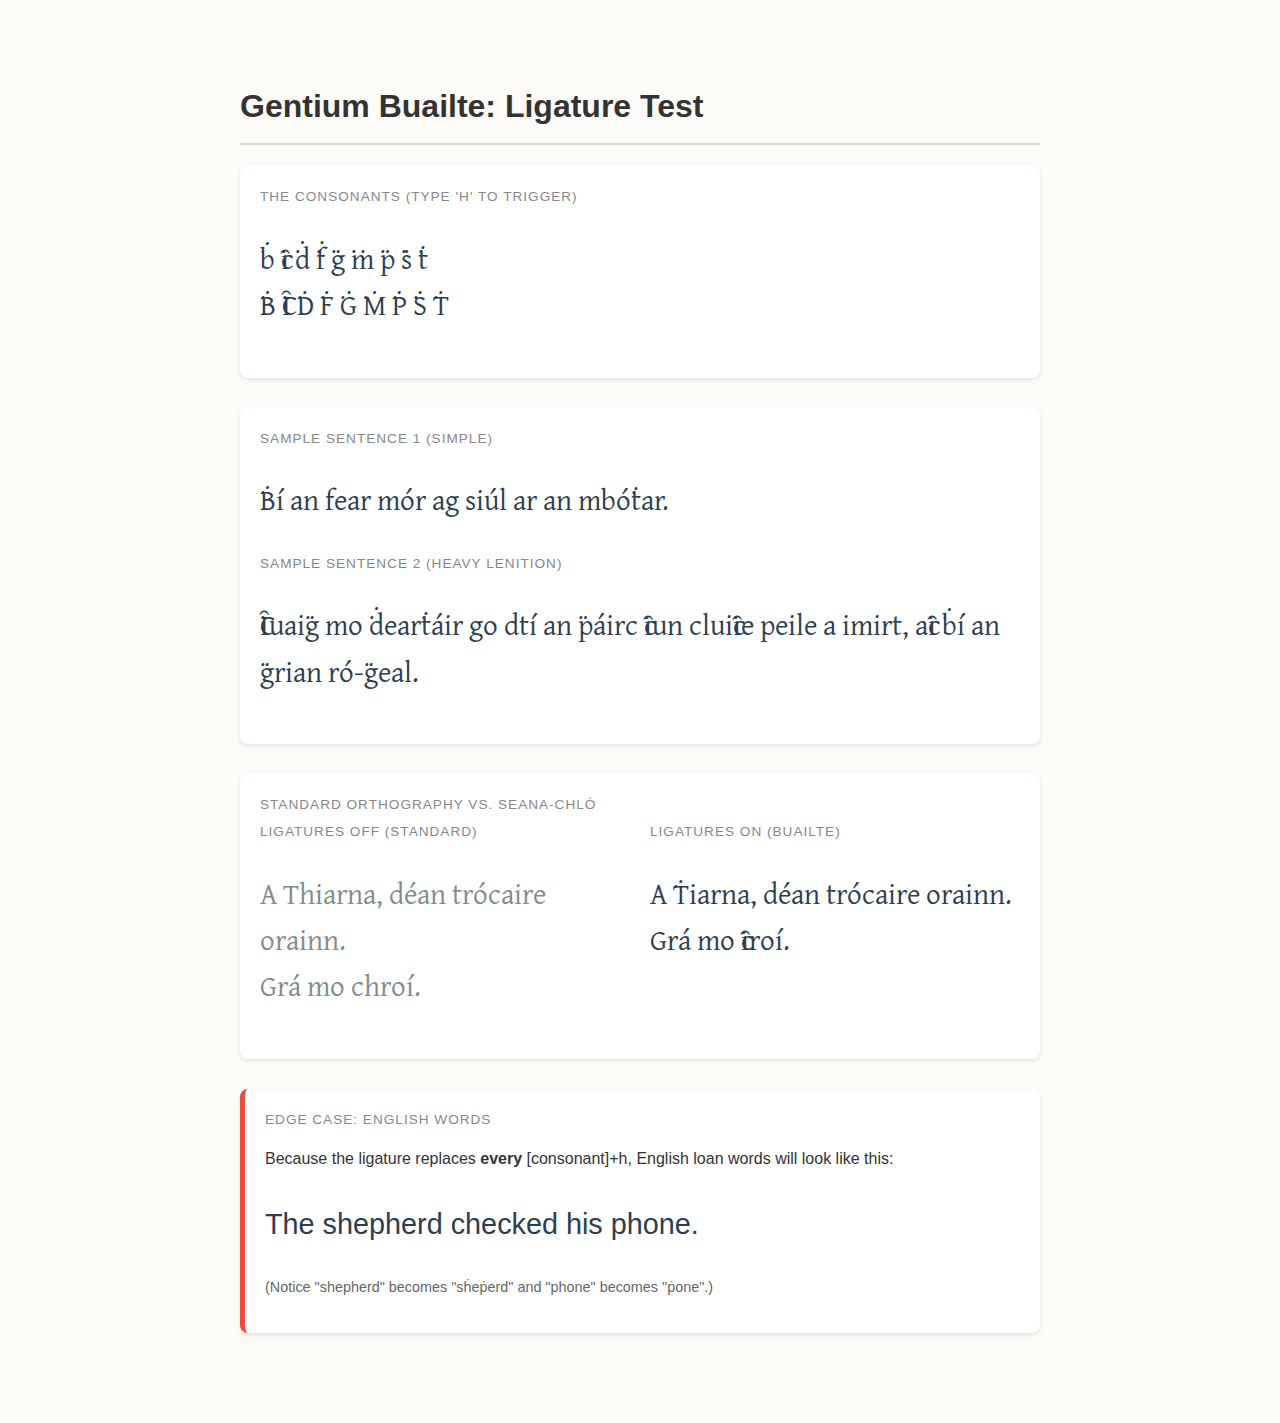
<file: index.html>
<!DOCTYPE html>
<html>
<head>
    <meta charset="UTF-8">
    <meta name="viewport" content="width=device-width, initial-scale=1.0">
    <title>Cló Gaelach Test: Gentium Buailte</title>
    
    <link rel="stylesheet" href="buailte.css">
    <style>

        body {
            font-family: 'Helvetica Neue', Helvetica, Arial, sans-serif;
            background-color: #fdfbf7; /* Slight warm paper tone */
            color: #333;
            max-width: 800px;
            margin: 40px auto;
            padding: 20px;
            line-height: 1.6;
        }

        h1 {
            border-bottom: 2px solid #ddd;
            padding-bottom: 10px;
        }

        .card {
            background: white;
            padding: 20px;
            border-radius: 8px;
            box-shadow: 0 2px 4px rgba(0,0,0,0.1);
            margin-bottom: 30px;
        }

        .label {
            font-size: 0.85rem;
            text-transform: uppercase;
            letter-spacing: 1px;
            color: #888;
            margin-bottom: 5px;
            display: block;
        }

        /* 2. CONFIGURE THE IRISH TEXT */
        .irish-text {
            font-size: 1.8rem;
            /* Optional: Make it look nice */
            color: #2c3e50;
        }

        /* Toggle specifically for the visual comparison */
        .ligatures-off {
            font-feature-settings: "liga" 0;
            font-variant-ligatures: no-common-ligatures;
            color: #7f8c8d;
        }
        
        .grid {
            display: grid;
            grid-template-columns: 1fr 1fr;
            gap: 20px;
        }
    </style>
</head>
<body>

    <h1>Gentium Buailte: Ligature Test</h1>

    <div class="card">
        <span class="label">The Consonants (Type 'h' to trigger)</span>
        <p class="irish-text" lang="ga">
            bh ch dh fh gh mh ph sh th <br>
            Bh Ch Dh Fh Gh Mh Ph Sh Th
        </p>
    </div>

    <div class="card">
        <span class="label">Sample Sentence 1 (Simple)</span>
        <p class="irish-text" lang="ga">
            Bhí an fear mór ag siúl ar an mbóthar.
        </p>
        
        <span class="label">Sample Sentence 2 (Heavy Lenition)</span>
        <p class="irish-text" lang="ga">
            Chuaigh mo dheartháir go dtí an pháirc chun cluiche peile a imirt, ach bhí an ghrian ró-gheal.
        </p>
    </div>

    <div class="card">
        <span class="label">Standard Orthography vs. Seana-Chló</span>
        <div class="grid">
            <div>
                <span class="label">Ligatures OFF (Standard)</span>
                <p class="irish-text ligatures-off" lang="ga">
                    A Thiarna, déan trócaire orainn.<br>
                    Grá mo chroí.
                </p>
            </div>
            <div>
                <span class="label">Ligatures ON (Buailte)</span>
                <p class="irish-text" lang="ga">
                    A Thiarna, déan trócaire orainn.<br>
                    Grá mo chroí.
                </p>
            </div>
        </div>
    </div>

    <div class="card" style="border-left: 5px solid #e74c3c;">
        <span class="label">Edge Case: English Words</span>
        <p>Because the ligature replaces <strong>every</strong> [consonant]+h, English loan words will look like this:</p>
        <p class="irish-text">
            The shepherd checked his phone.
        </p>
        <p style="font-size: 0.9rem; color: #666;">
            (Notice "shepherd" becomes "sḣeṗerd" and "phone" becomes "ṗone".)
        </p>
    </div>

    <a

</body>
<html>
</file>
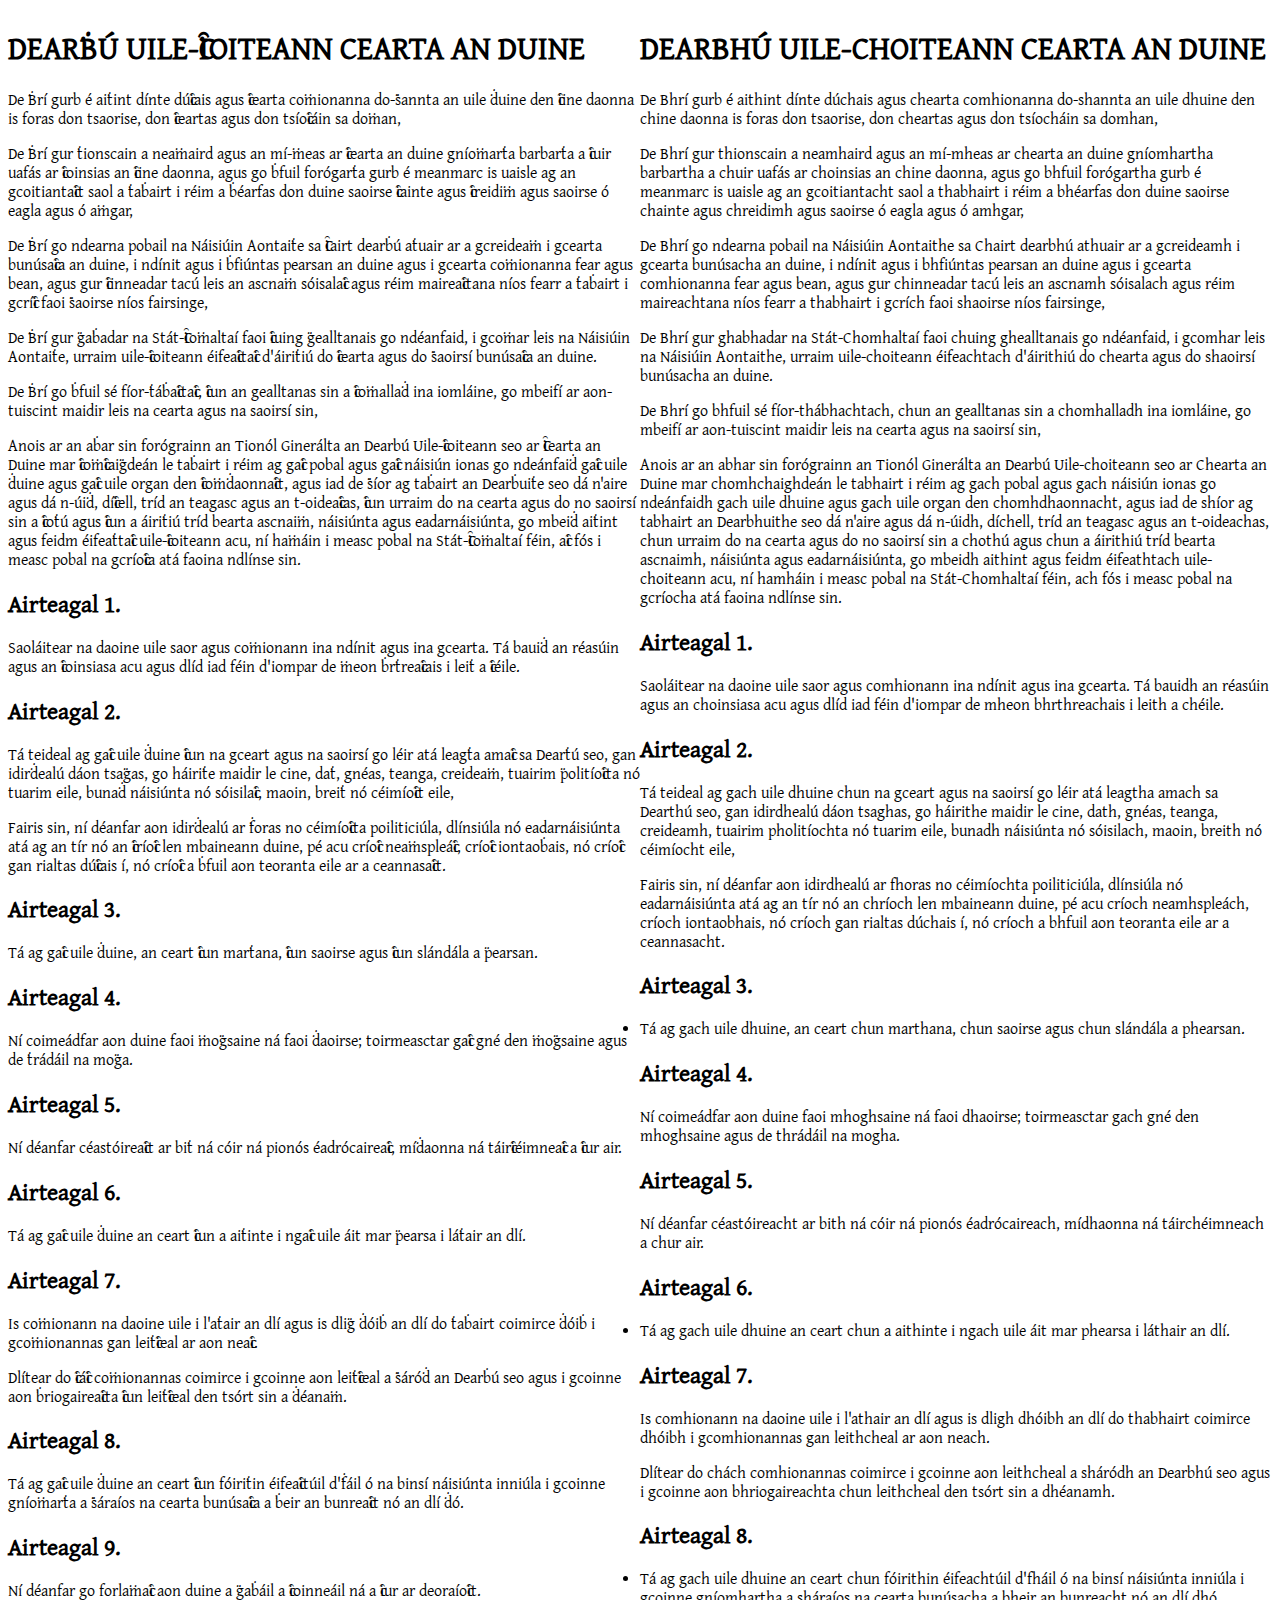
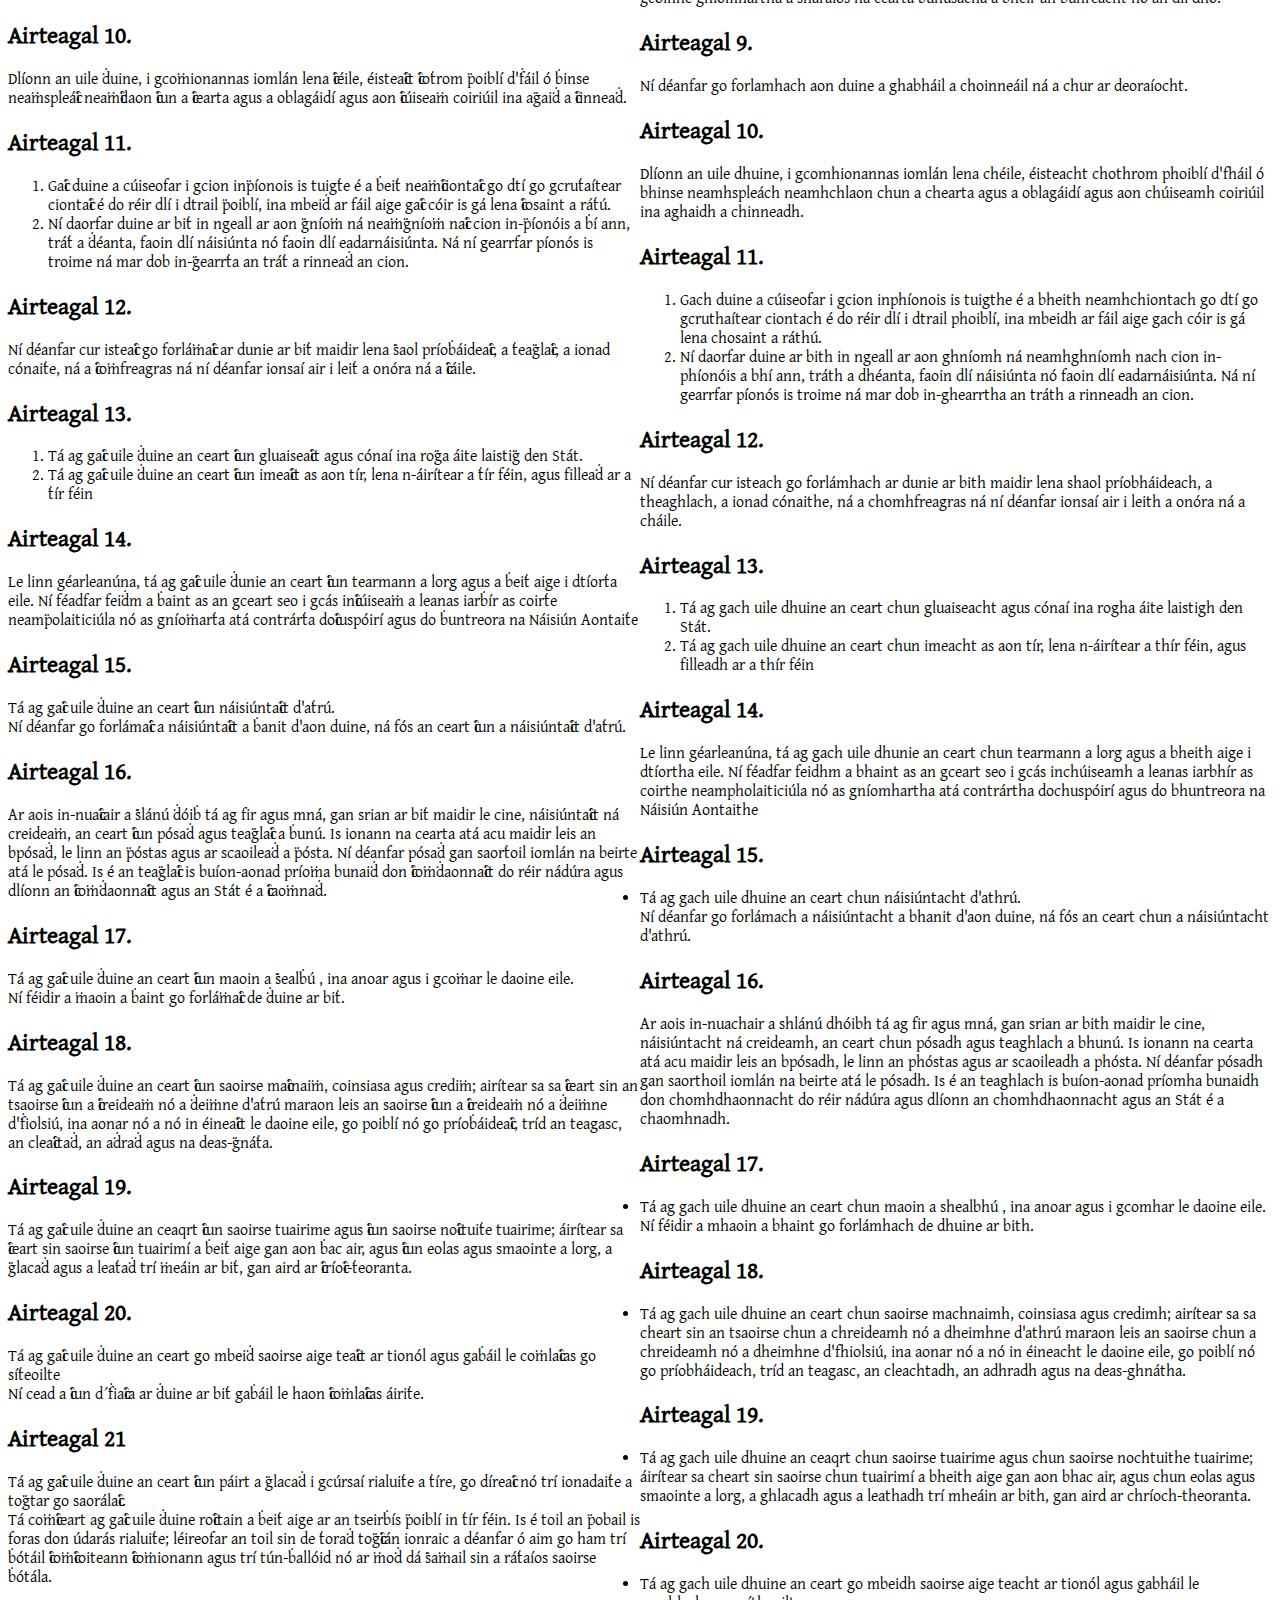
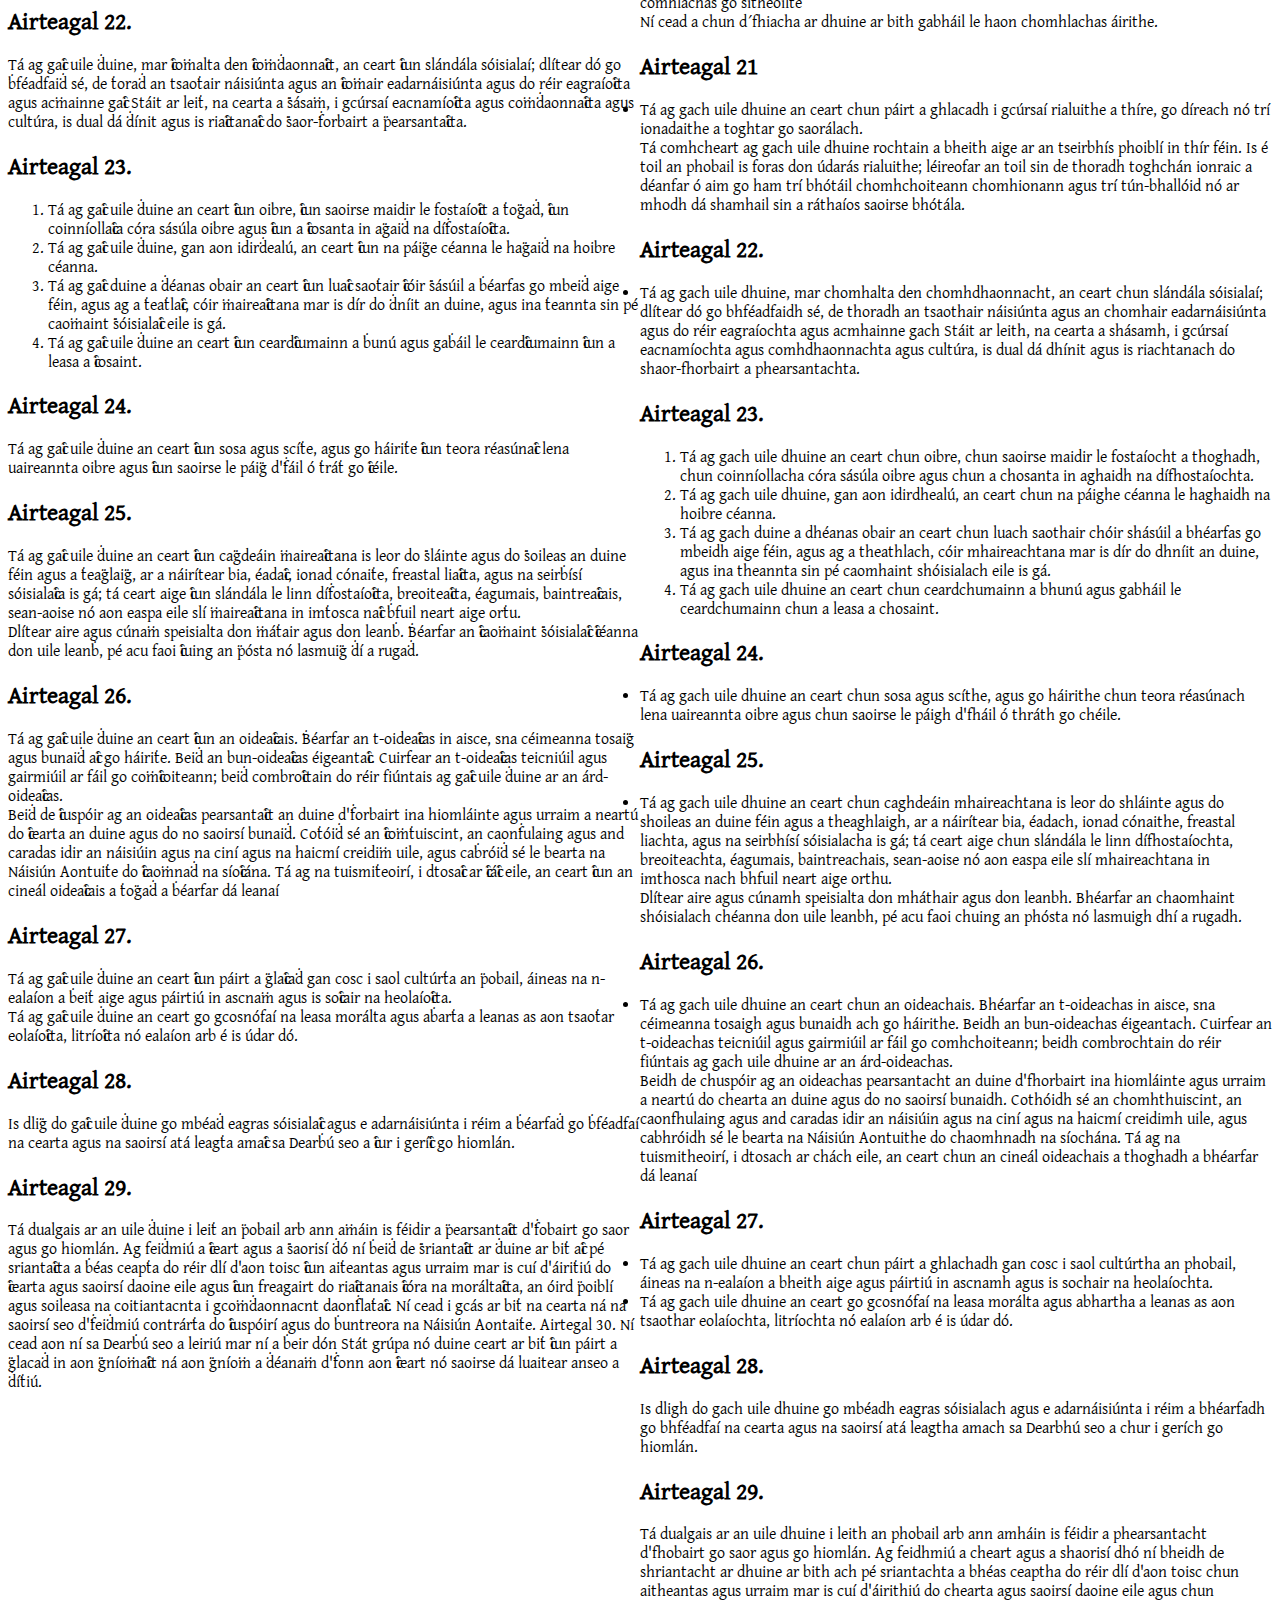
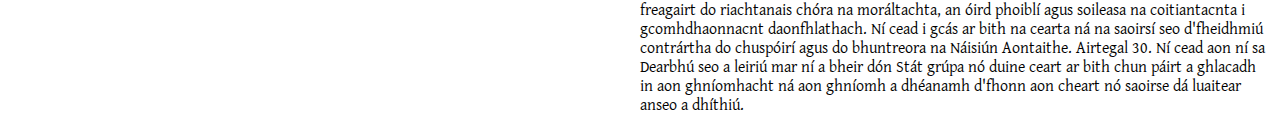
<file: un.html>
<!DOCTYPE html>
<html>
<head>
    <meta charset="UTF-8">
    <meta name="viewport" content="width=device-width, initial-scale=1.0">
    <title>DEARBHÚ UILE-CHOITEANN CEARTA AN DUINE</title>
    
    <link rel="stylesheet" href="buailte.css">
    <style>
       body {display: flex;} 
       section{flex: 1;}

@font-face {
  font-family: "Gentium";
  src: url("Gentium-Regular.ttf") format("truetype");
  font-weight: normal;
  font-style: normal;
}

       .haitches {
  font-family: "Gentium", serif;
} 

    </style>
</head>
<body>
<section lang="ga">
<h1>DEARBHÚ UILE-CHOITEANN CEARTA AN DUINE</h1>

<p>De Bhrí gurb é aithint dínte dúchais agus chearta comhionanna do-shannta an uile dhuine den chine daonna is foras don tsaorise, don cheartas agus don tsíocháin sa domhan,</p>

<p>De Bhrí gur thionscain a neamhaird agus an mí-mheas ar chearta an duine gníomhartha barbartha a chuir uafás ar choinsias an chine daonna, agus go bhfuil forógartha gurb é meanmarc is uaisle ag an gcoitiantacht saol a thabhairt i réim a bhéarfas don duine saoirse chainte agus chreidimh agus saoirse ó eagla agus ó amhgar,</p>

<p>De Bhrí go ndearna pobail na Náisiúin Aontaithe sa Chairt dearbhú athuair ar a gcreideamh i gcearta bunúsacha an duine, i ndínit agus i bhfiúntas pearsan an duine agus i gcearta comhionanna fear agus bean, agus gur chinneadar tacú leis an ascnamh sóisalach agus réim maireachtana níos fearr a thabhairt i gcrích faoi shaoirse níos fairsinge,</p>

<p>De Bhrí gur ghabhadar na Stát-Chomhaltaí faoi chuing ghealltanais go ndéanfaid, i gcomhar leis na Náisiúin Aontaithe, urraim uile-choiteann éifeachtach d'áirithiú do chearta agus do shaoirsí bunúsacha an duine.</p>

<p>De Bhrí go bhfuil sé fíor-thábhachtach, chun an gealltanas sin a chomhalladh ina iomláine, go mbeifí ar aon-tuiscint maidir leis na cearta agus na saoirsí sin,</p>

<p>Anois ar an abhar sin forógrainn an Tionól Ginerálta an Dearbú Uile-choiteann seo ar Chearta an Duine mar chomhchaighdeán le tabhairt i réim ag gach pobal agus gach náisiún ionas go ndeánfaidh gach uile dhuine agus gach uile organ den chomhdhaonnacht, agus iad de shíor ag tabhairt an Dearbhuithe seo dá n'aire agus dá n-úidh, díchell, tríd an teagasc agus an t-oideachas, chun urraim do na cearta agus do no saoirsí sin a chothú agus chun a áirithiú tríd bearta ascnaimh, náisiúnta agus eadarnáisiúnta, go mbeidh aithint agus feidm éifeathtach uile-choiteann acu, ní hamháin i measc pobal na Stát-Chomhaltaí féin, ach fós i measc pobal na gcríocha atá faoina ndlínse sin.</p>

<h2>Airteagal 1.</h2>
Saoláitear na daoine uile saor agus comhionann ina ndínit agus ina gcearta. Tá bauidh an réasúin agus an choinsiasa acu agus dlíd iad féin d'iompar de mheon bhrthreachais i leith a chéile.</p>

<h2>Airteagal 2.</h2>
Tá teideal ag gach uile dhuine chun na gceart agus na saoirsí go léir atá leagtha amach sa Dearthú seo, gan idirdhealú dáon tsaghas, go háirithe maidir le cine, dath, gnéas, teanga, creideamh, tuairim pholitíochta nó tuarim eile, bunadh náisiúnta nó sóisilach, maoin, breith nó céimíocht eile,</p>

<p>Fairis sin, ní déanfar aon idirdhealú ar fhoras no céimíochta poiliticiúla, dlínsiúla nó eadarnáisiúnta atá ag an tír nó an chríoch len mbaineann duine, pé acu críoch neamhspleách, críoch iontaobhais, nó críoch gan rialtas dúchais í, nó críoch a bhfuil aon teoranta eile ar a ceannasacht.</p>

<h2>Airteagal 3.</h2>
<li>Tá ag gach uile dhuine, an ceart chun marthana, chun saoirse agus chun slándála a phearsan.</p></li>

<h2>Airteagal 4.</h2>
Ní coimeádfar aon duine faoi mhoghsaine ná faoi dhaoirse; toirmeasctar gach gné den mhoghsaine agus de thrádáil na mogha.</p>

<h2>Airteagal 5.</h2>
Ní déanfar céastóireacht ar bith ná cóir ná pionós éadrócaireach, mídhaonna ná táirchéimneach a chur air.</p>

<h2>Airteagal 6.</h2>
<li>Tá ag gach uile dhuine an ceart chun a aithinte i ngach uile áit mar phearsa i láthair an dlí.</p></li>

<h2>Airteagal 7.</h2>
Is comhionann na daoine uile i l'athair an dlí agus is dligh dhóibh an dlí do thabhairt coimirce dhóibh i gcomhionannas gan leithcheal ar aon neach.</p>

<p>Dlítear do chách comhionannas coimirce i gcoinne aon leithcheal a sháródh an Dearbhú seo agus i gcoinne aon bhriogaireachta chun leithcheal den tsórt sin a dhéanamh.</p>

<h2>Airteagal 8.</h2>
<li>Tá ag gach uile dhuine an ceart chun fóirithin éifeachtúil d'fháil ó na binsí náisiúnta inniúla i gcoinne gníomhartha a sháraíos na cearta bunúsacha a bheir an bunreacht nó an dlí dhó.</p></li>

<h2>Airteagal 9.</h2>
Ní déanfar go forlamhach aon duine a ghabháil a choinneáil ná a chur ar deoraíocht.</p>

<h2>Airteagal 10.</h2>
Dlíonn an uile dhuine, i gcomhionannas iomlán lena chéile, éisteacht chothrom phoiblí d'fháil ó bhinse neamhspleách neamhchlaon chun a chearta agus a oblagáidí agus aon chúiseamh coiriúil ina aghaidh a chinneadh.</p>

<h2>Airteagal 11.</h2>
<ol>
<li>Gach duine a cúiseofar i gcion inphíonois is tuigthe é a bheith neamhchiontach go dtí go gcruthaítear ciontach é do réir dlí i dtrail phoiblí, ina mbeidh ar fáil aige gach cóir is gá lena chosaint a ráthú.</li>
<li>Ní daorfar duine ar bith in ngeall ar aon ghníomh ná neamhghníomh nach cion in-phíonóis a bhí ann, tráth a dhéanta, faoin dlí náisiúnta nó faoin dlí eadarnáisiúnta. Ná ní gearrfar píonós is troime ná mar dob in-ghearrtha an tráth a rinneadh an cion.</li>
</ol>
<h2>Airteagal 12.</h2>
Ní déanfar cur isteach go forlámhach ar dunie ar bith maidir lena shaol príobháideach, a theaghlach, a ionad cónaithe, ná a chomhfreagras ná ní déanfar ionsaí air i leith a onóra ná a cháile.</p>

<h2>Airteagal 13.</h2>
<ol>
<li>Tá ag gach uile dhuine an ceart chun gluaiseacht agus cónaí ina rogha áite laistigh den Stát.</li>
<li>Tá ag gach uile dhuine an ceart chun imeacht as aon tír, lena n-áirítear a thír féin, agus filleadh ar a thír féin</li>
</ol>
<h2>Airteagal 14.</h2>
Le linn géarleanúna, tá ag gach uile dhunie an ceart chun tearmann a lorg agus a bheith aige i dtíortha eile.
Ní féadfar feidhm a bhaint as an gceart seo i gcás inchúiseamh a leanas iarbhír as coirthe neampholaiticiúla nó as gníomhartha atá contrártha dochuspóirí agus do bhuntreora na Náisiún Aontaithe

<h2>Airteagal 15.</h2>
<li>Tá ag gach uile dhuine an ceart chun náisiúntacht d'athrú.</li>
Ní déanfar go forlámach a náisiúntacht a bhanit d'aon duine, ná fós an ceart chun a náisiúntacht d'athrú.

<h2>Airteagal 16.</h2>
Ar aois in-nuachair a shlánú dhóibh tá ag fir agus mná, gan srian ar bith maidir le cine, náisiúntacht ná creideamh, an ceart chun pósadh agus teaghlach a bhunú. Is ionann na cearta atá acu maidir leis an bpósadh, le linn an phóstas agus ar scaoileadh a phósta.
Ní déanfar pósadh gan saorthoil iomlán na beirte atá le pósadh.
Is é an teaghlach is buíon-aonad príomha bunaidh don chomhdhaonnacht do réir nádúra agus dlíonn an chomhdhaonnacht agus an Stát é a chaomhnadh.

<h2>Airteagal 17.</h2>
<li>Tá ag gach uile dhuine an ceart chun maoin a shealbhú , ina anoar agus i gcomhar le daoine eile.</li>
Ní féidir a mhaoin a bhaint go forlámhach de dhuine ar bith.

<h2>Airteagal 18.</h2>
<li>Tá ag gach uile dhuine an ceart chun saoirse machnaimh, coinsiasa agus credimh; airítear sa sa cheart sin an tsaoirse chun a chreideamh nó a dheimhne d'athrú maraon leis an saoirse chun a chreideamh nó a dheimhne d'fhiolsiú, ina aonar nó a nó in éineacht le daoine eile, go poiblí nó go príobháideach, tríd an teagasc, an cleachtadh, an adhradh agus na deas-ghnátha.</p></li>

<h2>Airteagal 19.</h2>
<li>Tá ag gach uile dhuine an ceaqrt chun saoirse tuairime agus chun saoirse nochtuithe tuairime; áirítear sa cheart sin saoirse chun tuairimí a bheith aige gan aon bhac air, agus chun eolas agus smaointe a lorg, a ghlacadh agus a leathadh trí mheáin ar bith, gan aird ar chríoch-theoranta.</p></li>

<h2>Airteagal 20.</h2>
<li>Tá ag gach uile dhuine an ceart go mbeidh saoirse aige teacht ar tionól agus gabháil le comhlachas go sítheoilte</li>
Ní cead a chun d´fhiacha ar dhuine ar bith gabháil le haon chomhlachas áirithe.

<h2>Airteagal 21</h2>
<li>Tá ag gach uile dhuine an ceart chun páirt a ghlacadh i gcúrsaí rialuithe a thíre, go díreach nó trí ionadaithe a toghtar go saorálach.</li>
Tá comhcheart ag gach uile dhuine rochtain a bheith aige ar an tseirbhís phoiblí in thír féin.
Is é toil an phobail is foras don údarás rialuithe; léireofar an toil sin de thoradh toghchán ionraic a déanfar ó aim go ham trí bhótáil chomhchoiteann chomhionann agus trí tún-bhallóid nó ar mhodh dá shamhail sin a ráthaíos saoirse bhótála.

<h2>Airteagal 22.</h2>
<li>Tá ag gach uile dhuine, mar chomhalta den chomhdhaonnacht, an ceart chun slándála sóisialaí; dlítear dó go bhféadfaidh sé, de thoradh an tsaothair náisiúnta agus an chomhair eadarnáisiúnta agus do réir eagraíochta agus acmhainne gach Stáit ar leith, na cearta a shásamh, i gcúrsaí eacnamíochta agus comhdhaonnachta agus cultúra, is dual dá dhínit agus is riachtanach do shaor-fhorbairt a phearsantachta.</p></li>

<h2>Airteagal 23.</h2>
<ol>
<li>Tá ag gach uile dhuine an ceart chun oibre, chun saoirse maidir le fostaíocht a thoghadh, chun coinníollacha córa sásúla oibre agus chun a chosanta in aghaidh na dífhostaíochta.</li>
<li>Tá ag gach uile dhuine, gan aon idirdhealú, an ceart chun na páighe céanna le haghaidh na hoibre céanna.</li>
<li>Tá ag gach duine a dhéanas obair an ceart chun luach saothair chóir shásúil a bhéarfas go mbeidh aige féin, agus ag a theathlach, cóir mhaireachtana mar is dír do dhníit an duine, agus ina theannta sin pé caomhaint shóisialach eile is gá.</li>
<li>Tá ag gach uile dhuine an ceart chun ceardchumainn a bhunú agus gabháil le ceardchumainn chun a leasa a chosaint.</li>
</ol>
<h2>Airteagal 24.</h2>
<li>Tá ag gach uile dhuine an ceart chun sosa agus scíthe, agus go háirithe chun teora réasúnach lena uaireannta oibre agus chun saoirse le páigh d'fháil ó thráth go chéile.</p></li>

<h2>Airteagal 25.</h2>
<li>Tá ag gach uile dhuine an ceart chun caghdeáin mhaireachtana is leor do shláinte agus do shoileas an duine féin agus a theaghlaigh, ar a náirítear bia, éadach, ionad cónaithe, freastal liachta, agus na seirbhísí sóisialacha is gá; tá ceart aige chun slándála le linn dífhostaíochta, breoiteachta, éagumais, baintreachais, sean-aoise nó aon easpa eile slí mhaireachtana in imthosca nach bhfuil neart aige orthu.</li>
Dlítear aire agus cúnamh speisialta don mháthair agus don leanbh. Bhéarfar an chaomhaint shóisialach chéanna don uile leanbh, pé acu faoi chuing an phósta nó lasmuigh dhí a rugadh.

<h2>Airteagal 26.</h2>
<li>Tá ag gach uile dhuine an ceart chun an oideachais. Bhéarfar an t-oideachas in aisce, sna céimeanna tosaigh agus bunaidh ach go háirithe. Beidh an bun-oideachas éigeantach. Cuirfear an t-oideachas teicniúil agus gairmiúil ar fáil go comhchoiteann; beidh combrochtain do réir fiúntais ag gach uile dhuine ar an árd-oideachas.</li>
Beidh de chuspóir ag an oideachas pearsantacht an duine d'fhorbairt ina hiomláinte agus urraim a neartú do chearta an duine agus do no saoirsí bunaidh. Cothóidh sé an chomhthuiscint, an caonfhulaing agus and caradas idir an náisiúin agus na ciní agus na haicmí creidimh uile, agus cabhróidh sé le bearta na Náisiún Aontuithe do chaomhnadh na síochána.
Tá ag na tuismitheoirí, i dtosach ar chách eile, an ceart chun an cineál oideachais a thoghadh a bhéarfar dá leanaí

<h2>Airteagal 27.</h2>
<li>Tá ag gach uile dhuine an ceart chun páirt a ghlachadh gan cosc i saol cultúrtha an phobail, áineas na n-ealaíon a bheith aige agus páirtiú in ascnamh agus is sochair na heolaíochta.</li>
<li>Tá ag gach uile dhuine an ceart go gcosnófaí na leasa morálta agus abhartha a leanas as aon tsaothar eolaíochta, litríochta nó ealaíon arb é is údar dó.</li>

<h2>Airteagal 28.</h2>
Is dligh do gach uile dhuine go mbéadh eagras sóisialach agus e adarnáisiúnta i réim a bhéarfadh go bhféadfaí na cearta agus na saoirsí atá leagtha amach sa Dearbhú seo a chur i gerích go hiomlán.</p>

<h2>Airteagal 29.</h2>
Tá dualgais ar an uile dhuine i leith an phobail arb ann amháin is féidir a phearsantacht d'fhobairt go saor agus go hiomlán.
Ag feidhmiú a cheart agus a shaorisí dhó ní bheidh de shriantacht ar dhuine ar bith ach pé sriantachta a bhéas ceaptha do réir dlí d'aon toisc chun aitheantas agus urraim mar is cuí d'áirithiú do chearta agus saoirsí daoine eile agus chun freagairt do riachtanais chóra na moráltachta, an óird phoiblí agus soileasa na coitiantacnta i gcomhdhaonnacnt daonfhlathach.
Ní cead i gcás ar bith na cearta ná na saoirsí seo d'fheidhmiú contrártha do chuspóirí agus do bhuntreora na Náisiún Aontaithe.
Airtegal 30.
Ní cead aon ní sa Dearbhú seo a leiriú mar ní a bheir dón Stát grúpa nó duine ceart ar bith chun páirt a ghlacadh in aon ghníomhacht ná aon ghníomh a dhéanamh d'fhonn aon cheart nó saoirse dá luaitear anseo a dhíthiú.
</section>


<section class="haitches">
<h1>DEARBHÚ UILE-CHOITEANN CEARTA AN DUINE</h1>

<p>De Bhrí gurb é aithint dínte dúchais agus chearta comhionanna do-shannta an uile dhuine den chine daonna is foras don tsaorise, don cheartas agus don tsíocháin sa domhan,</p>

<p>De Bhrí gur thionscain a neamhaird agus an mí-mheas ar chearta an duine gníomhartha barbartha a chuir uafás ar choinsias an chine daonna, agus go bhfuil forógartha gurb é meanmarc is uaisle ag an gcoitiantacht saol a thabhairt i réim a bhéarfas don duine saoirse chainte agus chreidimh agus saoirse ó eagla agus ó amhgar,</p>

<p>De Bhrí go ndearna pobail na Náisiúin Aontaithe sa Chairt dearbhú athuair ar a gcreideamh i gcearta bunúsacha an duine, i ndínit agus i bhfiúntas pearsan an duine agus i gcearta comhionanna fear agus bean, agus gur chinneadar tacú leis an ascnamh sóisalach agus réim maireachtana níos fearr a thabhairt i gcrích faoi shaoirse níos fairsinge,</p>

<p>De Bhrí gur ghabhadar na Stát-Chomhaltaí faoi chuing ghealltanais go ndéanfaid, i gcomhar leis na Náisiúin Aontaithe, urraim uile-choiteann éifeachtach d'áirithiú do chearta agus do shaoirsí bunúsacha an duine.</p>

<p>De Bhrí go bhfuil sé fíor-thábhachtach, chun an gealltanas sin a chomhalladh ina iomláine, go mbeifí ar aon-tuiscint maidir leis na cearta agus na saoirsí sin,</p>

<p>Anois ar an abhar sin forógrainn an Tionól Ginerálta an Dearbú Uile-choiteann seo ar Chearta an Duine mar chomhchaighdeán le tabhairt i réim ag gach pobal agus gach náisiún ionas go ndeánfaidh gach uile dhuine agus gach uile organ den chomhdhaonnacht, agus iad de shíor ag tabhairt an Dearbhuithe seo dá n'aire agus dá n-úidh, díchell, tríd an teagasc agus an t-oideachas, chun urraim do na cearta agus do no saoirsí sin a chothú agus chun a áirithiú tríd bearta ascnaimh, náisiúnta agus eadarnáisiúnta, go mbeidh aithint agus feidm éifeathtach uile-choiteann acu, ní hamháin i measc pobal na Stát-Chomhaltaí féin, ach fós i measc pobal na gcríocha atá faoina ndlínse sin.</p>

<h2>Airteagal 1.</h2>
Saoláitear na daoine uile saor agus comhionann ina ndínit agus ina gcearta. Tá bauidh an réasúin agus an choinsiasa acu agus dlíd iad féin d'iompar de mheon bhrthreachais i leith a chéile.</p>

<h2>Airteagal 2.</h2>
Tá teideal ag gach uile dhuine chun na gceart agus na saoirsí go léir atá leagtha amach sa Dearthú seo, gan idirdhealú dáon tsaghas, go háirithe maidir le cine, dath, gnéas, teanga, creideamh, tuairim pholitíochta nó tuarim eile, bunadh náisiúnta nó sóisilach, maoin, breith nó céimíocht eile,</p>

<p>Fairis sin, ní déanfar aon idirdhealú ar fhoras no céimíochta poiliticiúla, dlínsiúla nó eadarnáisiúnta atá ag an tír nó an chríoch len mbaineann duine, pé acu críoch neamhspleách, críoch iontaobhais, nó críoch gan rialtas dúchais í, nó críoch a bhfuil aon teoranta eile ar a ceannasacht.</p>

<h2>Airteagal 3.</h2>
<li>Tá ag gach uile dhuine, an ceart chun marthana, chun saoirse agus chun slándála a phearsan.</p></li>

<h2>Airteagal 4.</h2>
Ní coimeádfar aon duine faoi mhoghsaine ná faoi dhaoirse; toirmeasctar gach gné den mhoghsaine agus de thrádáil na mogha.</p>

<h2>Airteagal 5.</h2>
Ní déanfar céastóireacht ar bith ná cóir ná pionós éadrócaireach, mídhaonna ná táirchéimneach a chur air.</p>

<h2>Airteagal 6.</h2>
<li>Tá ag gach uile dhuine an ceart chun a aithinte i ngach uile áit mar phearsa i láthair an dlí.</p></li>

<h2>Airteagal 7.</h2>
Is comhionann na daoine uile i l'athair an dlí agus is dligh dhóibh an dlí do thabhairt coimirce dhóibh i gcomhionannas gan leithcheal ar aon neach.</p>

<p>Dlítear do chách comhionannas coimirce i gcoinne aon leithcheal a sháródh an Dearbhú seo agus i gcoinne aon bhriogaireachta chun leithcheal den tsórt sin a dhéanamh.</p>

<h2>Airteagal 8.</h2>
<li>Tá ag gach uile dhuine an ceart chun fóirithin éifeachtúil d'fháil ó na binsí náisiúnta inniúla i gcoinne gníomhartha a sháraíos na cearta bunúsacha a bheir an bunreacht nó an dlí dhó.</p></li>

<h2>Airteagal 9.</h2>
Ní déanfar go forlamhach aon duine a ghabháil a choinneáil ná a chur ar deoraíocht.</p>

<h2>Airteagal 10.</h2>
Dlíonn an uile dhuine, i gcomhionannas iomlán lena chéile, éisteacht chothrom phoiblí d'fháil ó bhinse neamhspleách neamhchlaon chun a chearta agus a oblagáidí agus aon chúiseamh coiriúil ina aghaidh a chinneadh.</p>

<h2>Airteagal 11.</h2>
<ol>
<li>Gach duine a cúiseofar i gcion inphíonois is tuigthe é a bheith neamhchiontach go dtí go gcruthaítear ciontach é do réir dlí i dtrail phoiblí, ina mbeidh ar fáil aige gach cóir is gá lena chosaint a ráthú.</li>
<li>Ní daorfar duine ar bith in ngeall ar aon ghníomh ná neamhghníomh nach cion in-phíonóis a bhí ann, tráth a dhéanta, faoin dlí náisiúnta nó faoin dlí eadarnáisiúnta. Ná ní gearrfar píonós is troime ná mar dob in-ghearrtha an tráth a rinneadh an cion.</li>
</ol>
<h2>Airteagal 12.</h2>
Ní déanfar cur isteach go forlámhach ar dunie ar bith maidir lena shaol príobháideach, a theaghlach, a ionad cónaithe, ná a chomhfreagras ná ní déanfar ionsaí air i leith a onóra ná a cháile.</p>

<h2>Airteagal 13.</h2>
<ol>
<li>Tá ag gach uile dhuine an ceart chun gluaiseacht agus cónaí ina rogha áite laistigh den Stát.</li>
<li>Tá ag gach uile dhuine an ceart chun imeacht as aon tír, lena n-áirítear a thír féin, agus filleadh ar a thír féin</li>
</ol>
<h2>Airteagal 14.</h2>
Le linn géarleanúna, tá ag gach uile dhunie an ceart chun tearmann a lorg agus a bheith aige i dtíortha eile.
Ní féadfar feidhm a bhaint as an gceart seo i gcás inchúiseamh a leanas iarbhír as coirthe neampholaiticiúla nó as gníomhartha atá contrártha dochuspóirí agus do bhuntreora na Náisiún Aontaithe

<h2>Airteagal 15.</h2>
<li>Tá ag gach uile dhuine an ceart chun náisiúntacht d'athrú.</li>
Ní déanfar go forlámach a náisiúntacht a bhanit d'aon duine, ná fós an ceart chun a náisiúntacht d'athrú.

<h2>Airteagal 16.</h2>
Ar aois in-nuachair a shlánú dhóibh tá ag fir agus mná, gan srian ar bith maidir le cine, náisiúntacht ná creideamh, an ceart chun pósadh agus teaghlach a bhunú. Is ionann na cearta atá acu maidir leis an bpósadh, le linn an phóstas agus ar scaoileadh a phósta.
Ní déanfar pósadh gan saorthoil iomlán na beirte atá le pósadh.
Is é an teaghlach is buíon-aonad príomha bunaidh don chomhdhaonnacht do réir nádúra agus dlíonn an chomhdhaonnacht agus an Stát é a chaomhnadh.

<h2>Airteagal 17.</h2>
<li>Tá ag gach uile dhuine an ceart chun maoin a shealbhú , ina anoar agus i gcomhar le daoine eile.</li>
Ní féidir a mhaoin a bhaint go forlámhach de dhuine ar bith.

<h2>Airteagal 18.</h2>
<li>Tá ag gach uile dhuine an ceart chun saoirse machnaimh, coinsiasa agus credimh; airítear sa sa cheart sin an tsaoirse chun a chreideamh nó a dheimhne d'athrú maraon leis an saoirse chun a chreideamh nó a dheimhne d'fhiolsiú, ina aonar nó a nó in éineacht le daoine eile, go poiblí nó go príobháideach, tríd an teagasc, an cleachtadh, an adhradh agus na deas-ghnátha.</p></li>

<h2>Airteagal 19.</h2>
<li>Tá ag gach uile dhuine an ceaqrt chun saoirse tuairime agus chun saoirse nochtuithe tuairime; áirítear sa cheart sin saoirse chun tuairimí a bheith aige gan aon bhac air, agus chun eolas agus smaointe a lorg, a ghlacadh agus a leathadh trí mheáin ar bith, gan aird ar chríoch-theoranta.</p></li>

<h2>Airteagal 20.</h2>
<li>Tá ag gach uile dhuine an ceart go mbeidh saoirse aige teacht ar tionól agus gabháil le comhlachas go sítheoilte</li>
Ní cead a chun d´fhiacha ar dhuine ar bith gabháil le haon chomhlachas áirithe.

<h2>Airteagal 21</h2>
<li>Tá ag gach uile dhuine an ceart chun páirt a ghlacadh i gcúrsaí rialuithe a thíre, go díreach nó trí ionadaithe a toghtar go saorálach.</li>
Tá comhcheart ag gach uile dhuine rochtain a bheith aige ar an tseirbhís phoiblí in thír féin.
Is é toil an phobail is foras don údarás rialuithe; léireofar an toil sin de thoradh toghchán ionraic a déanfar ó aim go ham trí bhótáil chomhchoiteann chomhionann agus trí tún-bhallóid nó ar mhodh dá shamhail sin a ráthaíos saoirse bhótála.

<h2>Airteagal 22.</h2>
<li>Tá ag gach uile dhuine, mar chomhalta den chomhdhaonnacht, an ceart chun slándála sóisialaí; dlítear dó go bhféadfaidh sé, de thoradh an tsaothair náisiúnta agus an chomhair eadarnáisiúnta agus do réir eagraíochta agus acmhainne gach Stáit ar leith, na cearta a shásamh, i gcúrsaí eacnamíochta agus comhdhaonnachta agus cultúra, is dual dá dhínit agus is riachtanach do shaor-fhorbairt a phearsantachta.</p></li>

<h2>Airteagal 23.</h2>
<ol>
<li>Tá ag gach uile dhuine an ceart chun oibre, chun saoirse maidir le fostaíocht a thoghadh, chun coinníollacha córa sásúla oibre agus chun a chosanta in aghaidh na dífhostaíochta.</li>
<li>Tá ag gach uile dhuine, gan aon idirdhealú, an ceart chun na páighe céanna le haghaidh na hoibre céanna.</li>
<li>Tá ag gach duine a dhéanas obair an ceart chun luach saothair chóir shásúil a bhéarfas go mbeidh aige féin, agus ag a theathlach, cóir mhaireachtana mar is dír do dhníit an duine, agus ina theannta sin pé caomhaint shóisialach eile is gá.</li>
<li>Tá ag gach uile dhuine an ceart chun ceardchumainn a bhunú agus gabháil le ceardchumainn chun a leasa a chosaint.</li>
</ol>
<h2>Airteagal 24.</h2>
<li>Tá ag gach uile dhuine an ceart chun sosa agus scíthe, agus go háirithe chun teora réasúnach lena uaireannta oibre agus chun saoirse le páigh d'fháil ó thráth go chéile.</p></li>

<h2>Airteagal 25.</h2>
<li>Tá ag gach uile dhuine an ceart chun caghdeáin mhaireachtana is leor do shláinte agus do shoileas an duine féin agus a theaghlaigh, ar a náirítear bia, éadach, ionad cónaithe, freastal liachta, agus na seirbhísí sóisialacha is gá; tá ceart aige chun slándála le linn dífhostaíochta, breoiteachta, éagumais, baintreachais, sean-aoise nó aon easpa eile slí mhaireachtana in imthosca nach bhfuil neart aige orthu.</li>
Dlítear aire agus cúnamh speisialta don mháthair agus don leanbh. Bhéarfar an chaomhaint shóisialach chéanna don uile leanbh, pé acu faoi chuing an phósta nó lasmuigh dhí a rugadh.

<h2>Airteagal 26.</h2>
<li>Tá ag gach uile dhuine an ceart chun an oideachais. Bhéarfar an t-oideachas in aisce, sna céimeanna tosaigh agus bunaidh ach go háirithe. Beidh an bun-oideachas éigeantach. Cuirfear an t-oideachas teicniúil agus gairmiúil ar fáil go comhchoiteann; beidh combrochtain do réir fiúntais ag gach uile dhuine ar an árd-oideachas.</li>
Beidh de chuspóir ag an oideachas pearsantacht an duine d'fhorbairt ina hiomláinte agus urraim a neartú do chearta an duine agus do no saoirsí bunaidh. Cothóidh sé an chomhthuiscint, an caonfhulaing agus and caradas idir an náisiúin agus na ciní agus na haicmí creidimh uile, agus cabhróidh sé le bearta na Náisiún Aontuithe do chaomhnadh na síochána.
Tá ag na tuismitheoirí, i dtosach ar chách eile, an ceart chun an cineál oideachais a thoghadh a bhéarfar dá leanaí

<h2>Airteagal 27.</h2>
<li>Tá ag gach uile dhuine an ceart chun páirt a ghlachadh gan cosc i saol cultúrtha an phobail, áineas na n-ealaíon a bheith aige agus páirtiú in ascnamh agus is sochair na heolaíochta.</li>
<li>Tá ag gach uile dhuine an ceart go gcosnófaí na leasa morálta agus abhartha a leanas as aon tsaothar eolaíochta, litríochta nó ealaíon arb é is údar dó.</li>

<h2>Airteagal 28.</h2>
Is dligh do gach uile dhuine go mbéadh eagras sóisialach agus e adarnáisiúnta i réim a bhéarfadh go bhféadfaí na cearta agus na saoirsí atá leagtha amach sa Dearbhú seo a chur i gerích go hiomlán.</p>

<h2>Airteagal 29.</h2>
Tá dualgais ar an uile dhuine i leith an phobail arb ann amháin is féidir a phearsantacht d'fhobairt go saor agus go hiomlán.
Ag feidhmiú a cheart agus a shaorisí dhó ní bheidh de shriantacht ar dhuine ar bith ach pé sriantachta a bhéas ceaptha do réir dlí d'aon toisc chun aitheantas agus urraim mar is cuí d'áirithiú do chearta agus saoirsí daoine eile agus chun freagairt do riachtanais chóra na moráltachta, an óird phoiblí agus soileasa na coitiantacnta i gcomhdhaonnacnt daonfhlathach.
Ní cead i gcás ar bith na cearta ná na saoirsí seo d'fheidhmiú contrártha do chuspóirí agus do bhuntreora na Náisiún Aontaithe.
Airtegal 30.
Ní cead aon ní sa Dearbhú seo a leiriú mar ní a bheir dón Stát grúpa nó duine ceart ar bith chun páirt a ghlacadh in aon ghníomhacht ná aon ghníomh a dhéanamh d'fhonn aon cheart nó saoirse dá luaitear anseo a dhíthiú.
</section>

<body>
</file>
<file: buailte.css>
/* Enables buailte for Irish language text. */

@font-face {
  font-family: "Gentium Buailte";
  src: url("Gentium-Buailte-Regular.ttf") format("truetype");
  font-weight: normal;
  font-style: normal;
}

[lang="ga"] {
  font-family: "Gentium Buailte", serif;
  font-variant-ligatures: common-ligatures;
  font-feature-settings: "liga" 1;
}
</file>
